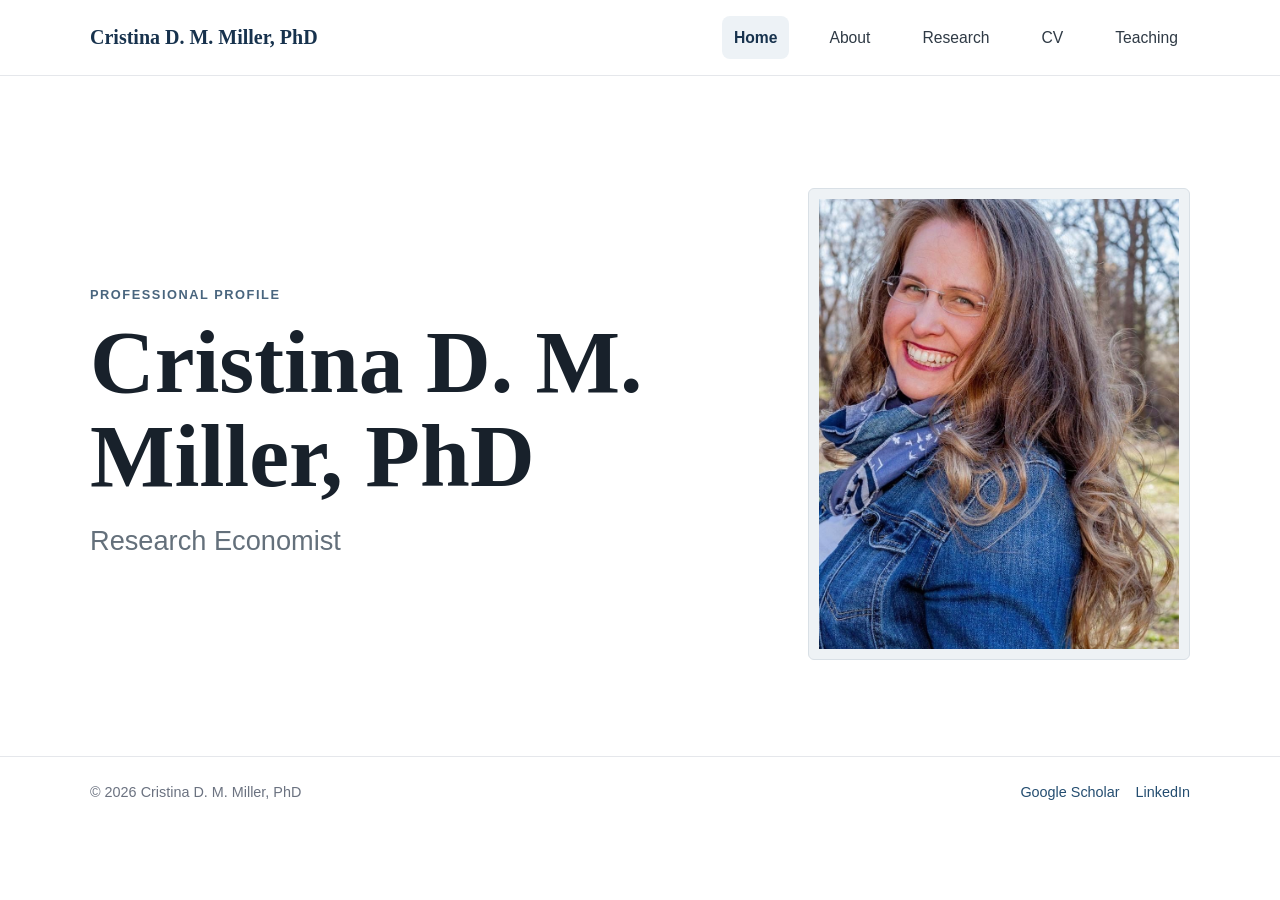
<file: index.html>
<!doctype html><html lang="en"><head><meta charset="utf-8"><meta name="viewport" content="width=device-width,initial-scale=1"><title>Cristina D. M. Miller, PhD | Research Economist</title><meta name="description" content="Professional website of Cristina D. M. Miller, PhD, Research Economist."><link rel="stylesheet" href="assets/css/site.css"></head><body data-root="" data-page="home"><a class="skip-link" href="#main">Skip to content</a><header class="site-header"><div class="container nav"><a class="brand" href="./" data-name>Cristina D. M. Miller, PhD</a><nav class="nav-links" aria-label="Primary"><a href="./" aria-current="page">Home</a><a href="about/">About</a><a href="research/">Research</a><a href="cv/">CV</a><a href="teaching/">Teaching</a></nav></div></header><main id="main"><section class="hero"><div class="container hero-grid"><div><div class="eyebrow">Professional Profile</div><h1 data-name>Cristina D. M. Miller, PhD</h1><p class="subtitle" data-title>Research Economist</p></div><div class="photo-frame"><img data-photo src="assets/images/profile-placeholder.svg" alt="Professional photo placeholder"></div></div></section></main><footer class="footer"><div class="container footer-inner"><div>© <span data-year></span> <span data-name>Cristina D. M. Miller, PhD</span></div><div class="social-links" data-social></div></div></footer><script src="assets/js/site.js" defer></script></body></html>
</file>
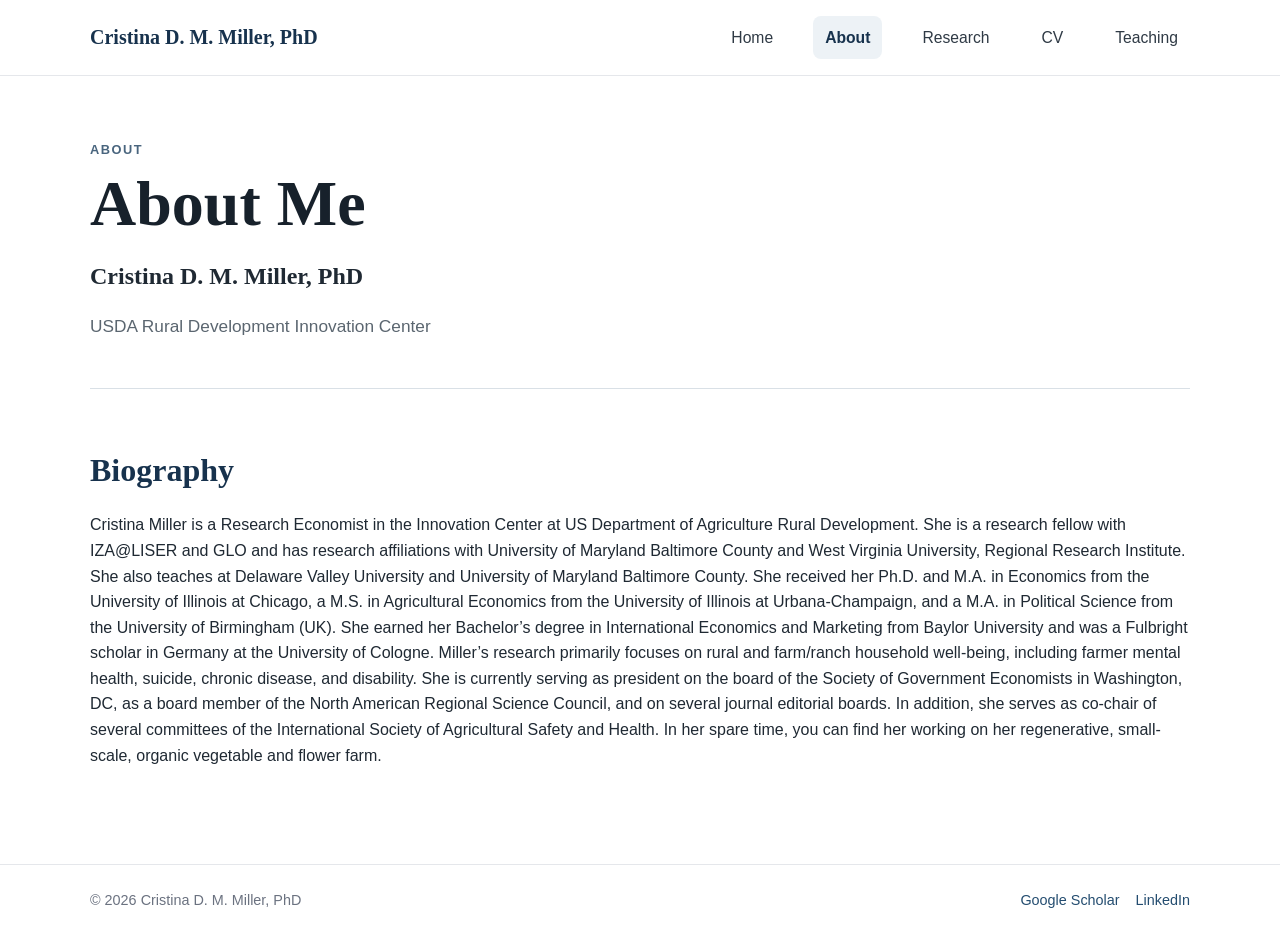
<file: about/index.html>
<!doctype html><html lang="en"><head><meta charset="utf-8"><meta name="viewport" content="width=device-width,initial-scale=1"><title>About | Cristina D. M. Miller, PhD</title><meta name="description" content="About Cristina D. M. Miller, PhD."><link rel="stylesheet" href="../assets/css/site.css"></head><body data-root="../" data-page="about"><a class="skip-link" href="#main">Skip to content</a><header class="site-header"><div class="container nav"><a class="brand" href="../" data-name>Cristina D. M. Miller, PhD</a><nav class="nav-links" aria-label="Primary"><a href="../">Home</a><a href="./" aria-current="page">About</a><a href="../research/">Research</a><a href="../cv/">CV</a><a href="../teaching/">Teaching</a></nav></div></header><main id="main" class="page"><div class="container"><div class="eyebrow">About</div><h1 class="page-title">About Me</h1><h2 data-name style="font-family:Georgia,serif;margin-bottom:.2rem">Cristina D. M. Miller, PhD</h2><p class="lede" data-affiliation>USDA Rural Development Innovation Center</p><div class="divider"></div><section class="section"><h2>Biography</h2><p data-bio>[ADD PROFESSIONAL BIOGRAPHY]</p></section></div></main><footer class="footer"><div class="container footer-inner"><div>© <span data-year></span> <span data-name>Cristina D. M. Miller, PhD</span></div><div class="social-links" data-social></div></div></footer><script src="../assets/js/site.js" defer></script></body></html>
</file>
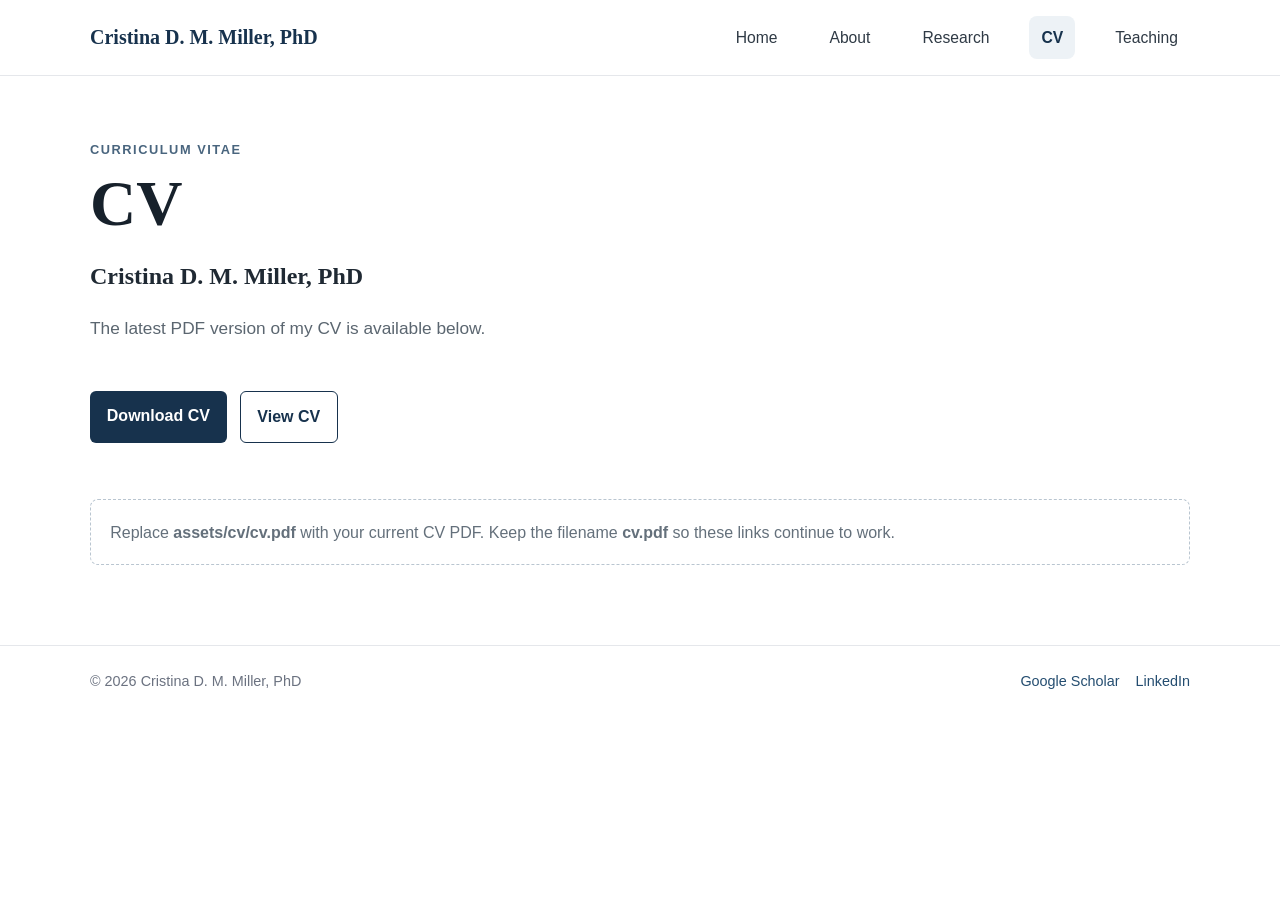
<file: cv/index.html>
<!doctype html><html lang="en"><head><meta charset="utf-8"><meta name="viewport" content="width=device-width,initial-scale=1"><title>CV | Cristina D. M. Miller, PhD</title><meta name="description" content="Curriculum vitae for Cristina D. M. Miller, PhD."><link rel="stylesheet" href="../assets/css/site.css"></head><body data-root="../" data-page="cv"><a class="skip-link" href="#main">Skip to content</a><header class="site-header"><div class="container nav"><a class="brand" href="../" data-name>Cristina D. M. Miller, PhD</a><nav class="nav-links" aria-label="Primary"><a href="../">Home</a><a href="../about/">About</a><a href="../research/">Research</a><a href="./" aria-current="page">CV</a><a href="../teaching/">Teaching</a></nav></div></header><main id="main" class="page"><div class="container"><div class="eyebrow">Curriculum Vitae</div><h1 class="page-title">CV</h1><h2 data-name style="font-family:Georgia,serif">Cristina D. M. Miller, PhD</h2><p class="lede">The latest PDF version of my CV is available below.</p><div class="button-row"><a class="button" href="../assets/cv/cv.pdf" download>Download CV</a><a class="button secondary" href="../assets/cv/cv.pdf" target="_blank" rel="noopener">View CV</a></div><div class="section empty">Replace <strong>assets/cv/cv.pdf</strong> with your current CV PDF. Keep the filename <strong>cv.pdf</strong> so these links continue to work.</div></div></main><footer class="footer"><div class="container footer-inner"><div>© <span data-year></span> <span data-name>Cristina D. M. Miller, PhD</span></div><div class="social-links" data-social></div></div></footer><script src="../assets/js/site.js" defer></script></body></html>
</file>
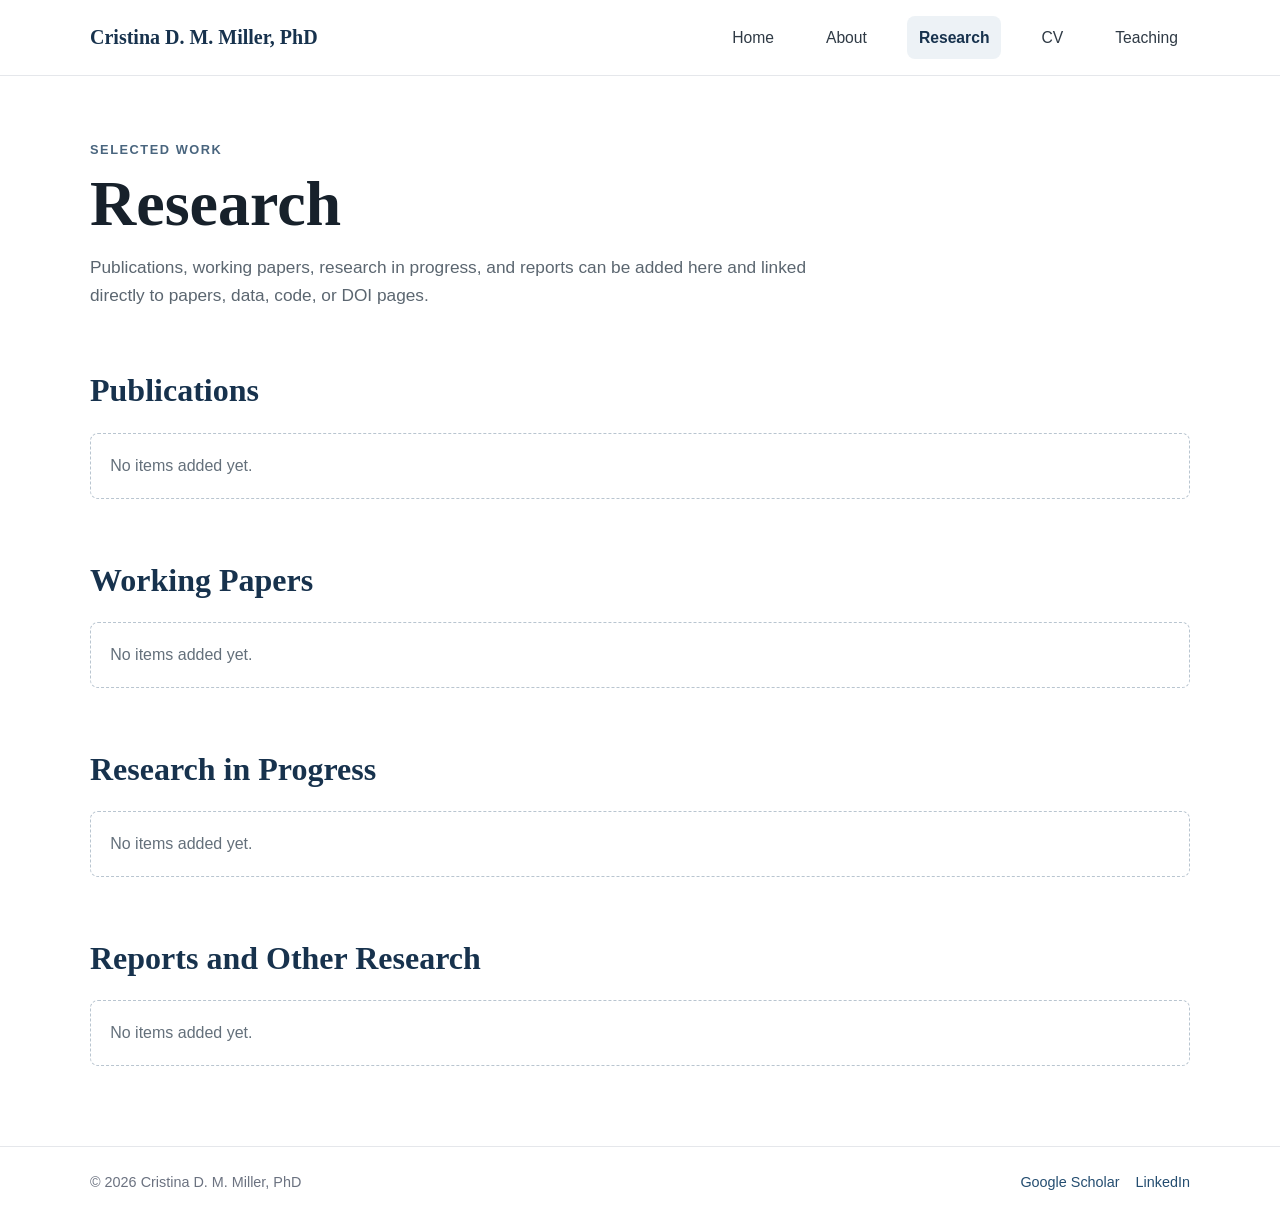
<file: research/index.html>
<!doctype html><html lang="en"><head><meta charset="utf-8"><meta name="viewport" content="width=device-width,initial-scale=1"><title>Research | Cristina D. M. Miller, PhD</title><meta name="description" content="Research by Cristina D. M. Miller, PhD."><link rel="stylesheet" href="../assets/css/site.css"></head><body data-root="../" data-page="research"><a class="skip-link" href="#main">Skip to content</a><header class="site-header"><div class="container nav"><a class="brand" href="../" data-name>Cristina D. M. Miller, PhD</a><nav class="nav-links" aria-label="Primary"><a href="../">Home</a><a href="../about/">About</a><a href="./" aria-current="page">Research</a><a href="../cv/">CV</a><a href="../teaching/">Teaching</a></nav></div></header><main id="main" class="page"><div class="container"><div class="eyebrow">Selected Work</div><h1 class="page-title">Research</h1><p class="lede">Publications, working papers, research in progress, and reports can be added here and linked directly to papers, data, code, or DOI pages.</p><div data-research></div></div></main><footer class="footer"><div class="container footer-inner"><div>© <span data-year></span> <span data-name>Cristina D. M. Miller, PhD</span></div><div class="social-links" data-social></div></div></footer><script src="../assets/js/site.js" defer></script></body></html>
</file>
<file: assets/css/site.css>
:root{--bg:#fbfcfd;--text:#20262d;--muted:#64707b;--navy:#17324d;--navy2:#244d70;--line:#d9e0e6;--card:#fff;--max:1120px;--serif:Georgia,'Times New Roman',serif;--sans:Inter,ui-sans-serif,system-ui,-apple-system,BlinkMacSystemFont,'Segoe UI',sans-serif}
*{box-sizing:border-box}html{scroll-behavior:smooth}body{margin:0;background:var(--bg);color:var(--text);font-family:var(--sans);line-height:1.65}a{color:var(--navy2);text-decoration:none}a:hover{text-decoration:underline}img{max-width:100%;display:block}.container{width:min(calc(100% - 2rem),var(--max));margin:auto}.site-header{position:sticky;top:0;z-index:20;background:rgba(251,252,253,.96);border-bottom:1px solid var(--line);backdrop-filter:blur(8px)}.nav{display:flex;align-items:center;justify-content:space-between;min-height:72px;gap:1rem}.brand{font-family:var(--serif);font-weight:700;font-size:1.15rem;color:var(--navy)}.nav-links{display:flex;gap:.4rem;flex-wrap:wrap}.nav-links a{color:var(--text);padding:.55rem .75rem;border-radius:8px}.nav-links a[aria-current="page"]{background:#edf2f6;color:var(--navy)}.hero{padding:7rem 0 6rem}.hero-grid{display:grid;grid-template-columns:minmax(0,1.25fr) minmax(280px,.75fr);gap:5rem;align-items:center}.eyebrow{font-size:.78rem;letter-spacing:.18em;text-transform:uppercase;font-weight:700;color:var(--navy2);margin-bottom:1rem}.hero h1,.page-title{font-family:var(--serif);color:#18212b;line-height:1.05;margin:.2rem 0 1rem}.hero h1{font-size:clamp(3rem,7vw,5.6rem);max-width:760px}.page-title{font-size:clamp(2.4rem,5vw,4.2rem)}.subtitle{font-size:clamp(1.25rem,2.5vw,1.7rem);color:var(--muted);margin:0}.photo-frame{background:#eef2f5;border:1px solid var(--line);padding:10px;border-radius:6px}.photo-frame img{aspect-ratio:4/5;object-fit:cover;width:100%}.page{padding:5rem 0 6rem}.lede{font-size:1.16rem;color:var(--muted);max-width:760px}.section{margin-top:3.5rem}.section h2{font-family:var(--serif);font-size:2rem;color:var(--navy);margin-bottom:1rem}.divider{border-top:1px solid var(--line);margin:2.5rem 0}.card{background:var(--card);border:1px solid var(--line);border-radius:8px;padding:1.4rem 1.5rem;margin:1rem 0}.card h3{font-family:var(--serif);margin:.1rem 0 .35rem;font-size:1.35rem}.meta{color:var(--muted);font-size:.95rem}.links{display:flex;gap:.85rem;flex-wrap:wrap;margin-top:.75rem}.links a{font-weight:600}.empty{border:1px dashed #b9c5d0;padding:1.2rem;border-radius:8px;color:var(--muted);background:#fff}.button-row{display:flex;gap:.8rem;flex-wrap:wrap;margin-top:1.5rem}.button{display:inline-block;background:var(--navy);color:#fff;padding:.78rem 1.05rem;border-radius:6px;font-weight:700}.button.secondary{background:#fff;color:var(--navy);border:1px solid var(--navy)}.button:hover{text-decoration:none;filter:brightness(.97)}.institution{margin:2.2rem 0}.course{padding:1rem 0;border-bottom:1px solid var(--line)}.course:last-child{border-bottom:0}.footer{border-top:1px solid var(--line);padding:2rem 0 3rem;color:var(--muted);font-size:.92rem}.footer-inner{display:flex;justify-content:space-between;gap:1rem;flex-wrap:wrap}.social-links{display:flex;gap:1rem;flex-wrap:wrap}.skip-link{position:absolute;left:-999px}.skip-link:focus{left:1rem;top:1rem;background:#fff;padding:.6rem;z-index:99;border:1px solid var(--line)}
@media(max-width:760px){.nav{align-items:flex-start;flex-direction:column;padding:1rem 0}.nav-links{width:100%;gap:.1rem}.hero{padding:4rem 0}.hero-grid{grid-template-columns:1fr;gap:2.5rem}.photo-frame{max-width:420px}.page{padding:3.5rem 0}.hero h1{font-size:clamp(2.6rem,15vw,4.4rem)}}
@media print{.site-header,.footer,.button-row{display:none!important}.page{padding:0}.container{width:100%}body{background:#fff;color:#000}}
body {
  margin: 0;
  font-family: Arial, Helvetica, sans-serif;
  color: #1f2933;
  background: #ffffff;
  line-height: 1.6;
}

.container {
  width: min(1100px, 90%);
  margin: 0 auto;
}

.site-header {
  border-bottom: 1px solid #e5e7eb;
  background: #ffffff;
}

.nav {
  display: flex;
  align-items: center;
  justify-content: space-between;
  padding: 1rem 0;
}

.brand {
  font-family: Georgia, "Times New Roman", serif;
  font-size: 1.25rem;
  font-weight: 700;
  color: #17324d;
  text-decoration: none;
}

.nav-links {
  display: flex;
  gap: 1.75rem;
}

.nav-links a {
  color: #2f3a45;
  text-decoration: none;
  font-size: 0.98rem;
}

.nav-links a:hover,
.nav-links a[aria-current="page"] {
  color: #17324d;
  font-weight: 600;
}

.page {
  padding: 4rem 0 5rem;
}

.eyebrow {
  text-transform: uppercase;
  letter-spacing: 0.12em;
  font-size: 0.8rem;
  font-weight: 700;
  color: #49657e;
  margin-bottom: 0.6rem;
}

.page-title {
  font-family: Georgia, "Times New Roman", serif;
  font-size: clamp(2.4rem, 5vw, 4rem);
  line-height: 1.05;
  margin: 0 0 1rem;
  color: #17212b;
}

.lede {
  max-width: 760px;
  font-size: 1.08rem;
  color: #5b6670;
  margin-bottom: 3rem;
}

.teaching-section {
  max-width: 820px;
}

.teaching-section h2 {
  font-family: Georgia, "Times New Roman", serif;
  font-size: 1.7rem;
  margin-top: 3rem;
  margin-bottom: 0.3rem;
  color: #17324d;
  border-bottom: 1px solid #d9e0e6;
  padding-bottom: 0.6rem;
}

.institution-detail {
  margin-top: 0.2rem;
  color: #6b7280;
  font-size: 0.95rem;
}

.course-item {
  padding: 1.25rem 0;
  border-bottom: 1px solid #eef1f4;
}

.course-item h3 {
  margin: 0 0 0.25rem;
  font-size: 1.08rem;
  color: #1f2933;
}

.course-item p {
  margin: 0;
  color: #65717c;
  font-size: 0.96rem;
}

.footer {
  border-top: 1px solid #e5e7eb;
  padding: 1.5rem 0;
  color: #6b7280;
  font-size: 0.9rem;
}

.footer-inner {
  display: flex;
  justify-content: space-between;
  gap: 1rem;
}

@media (max-width: 700px) {
  .nav {
    flex-direction: column;
    align-items: flex-start;
    gap: 0.8rem;
  }

  .nav-links {
    flex-wrap: wrap;
    gap: 1rem;
  }

  .page {
    padding-top: 2.5rem;
  }
}
</file>
